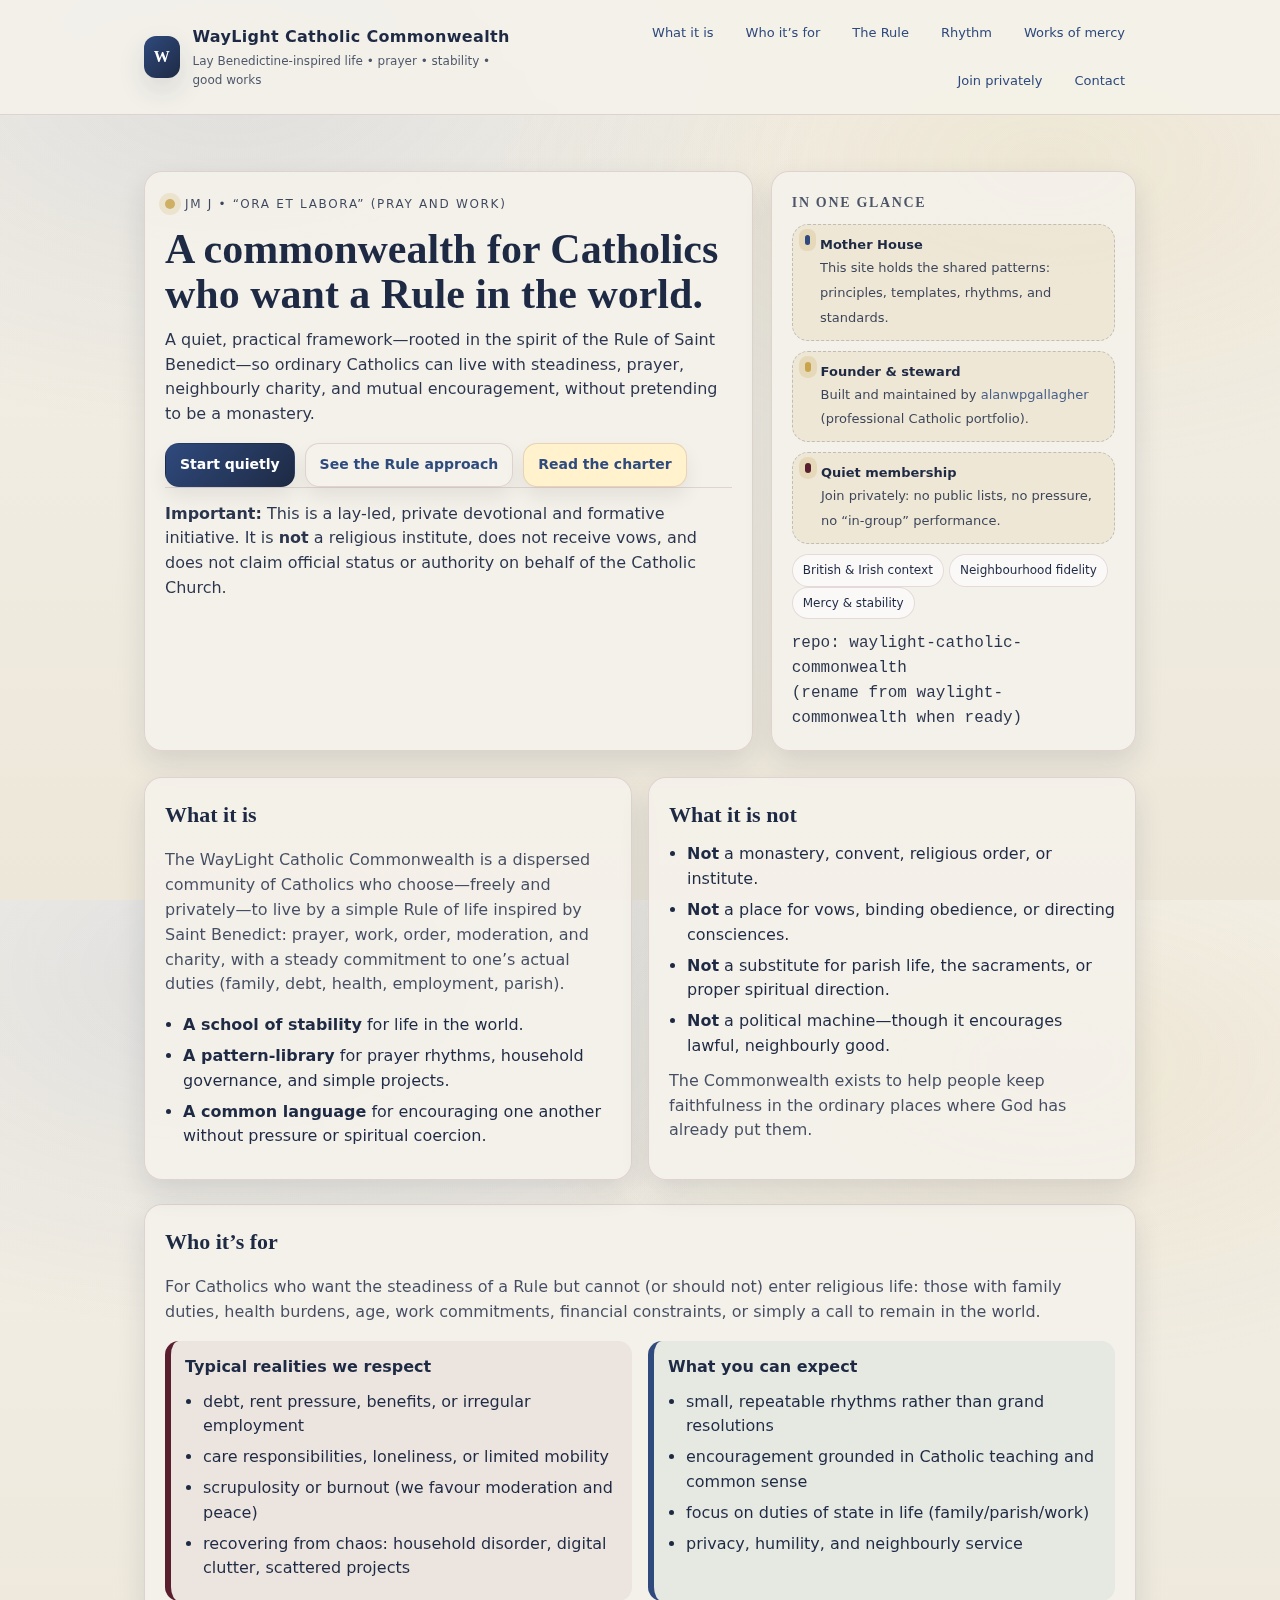
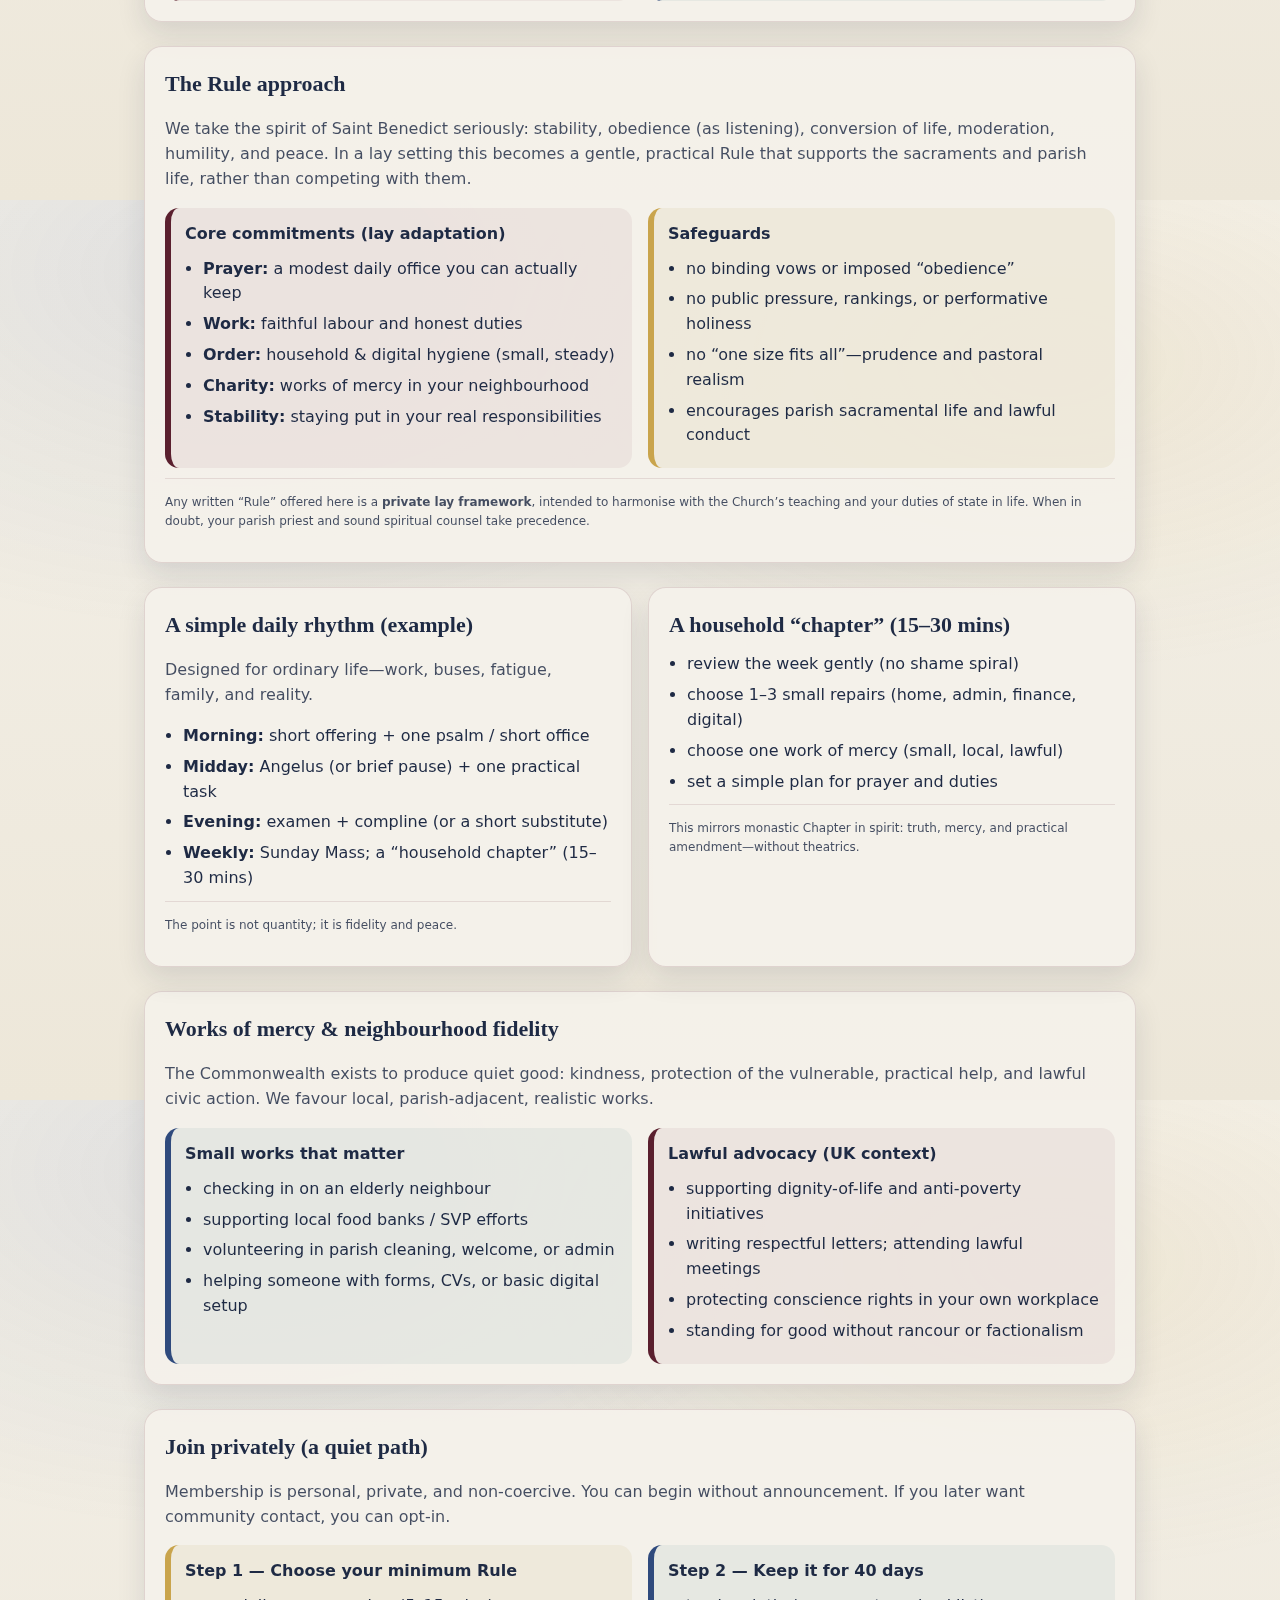
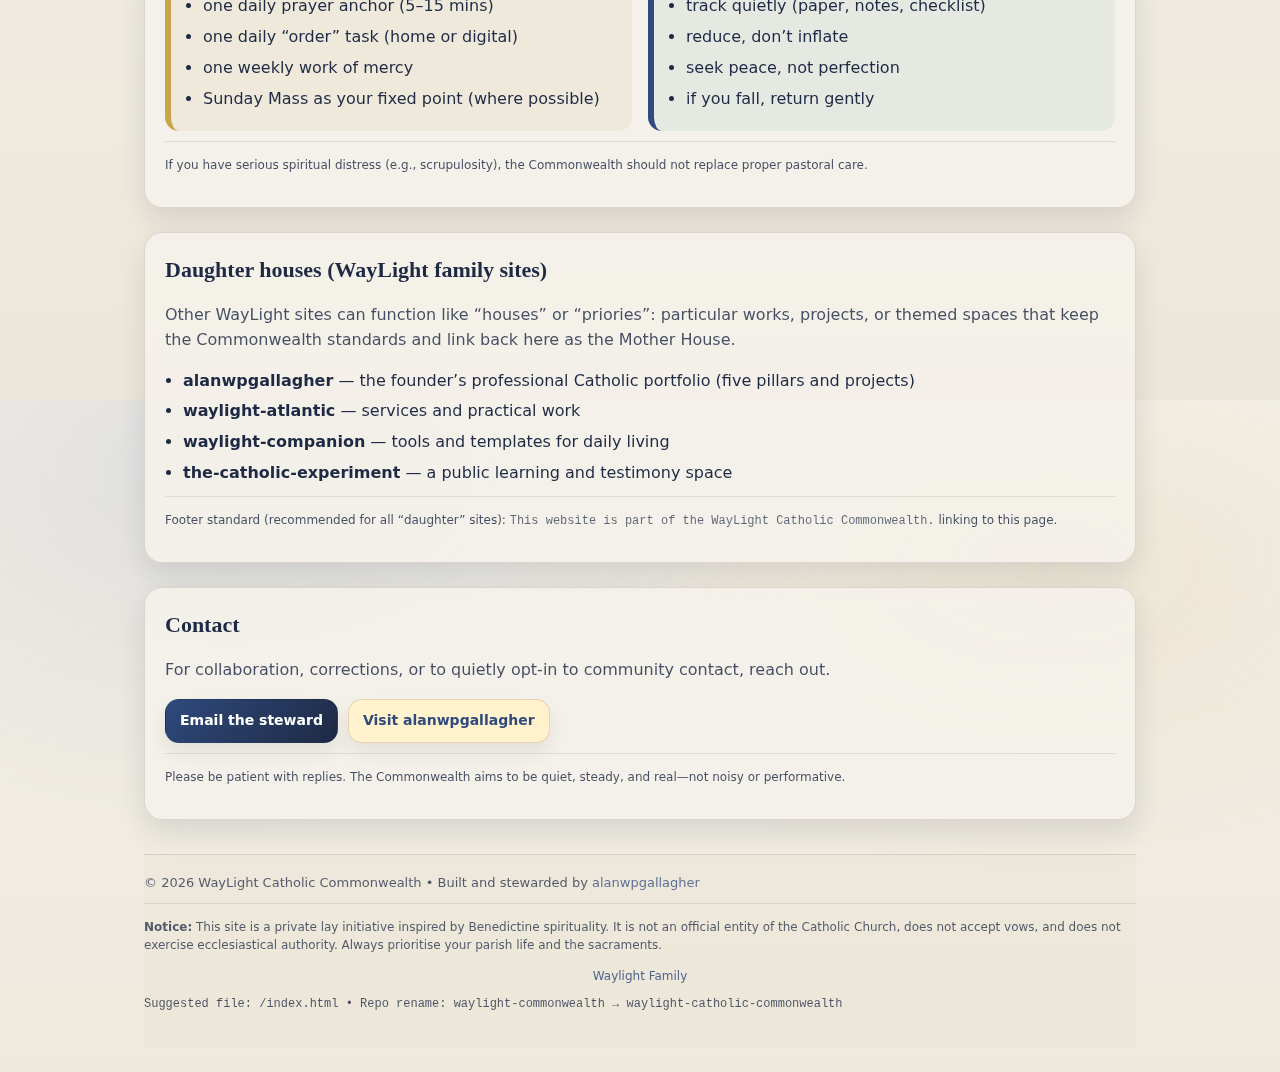
<file: index.html>
<!doctype html>
<html lang="en-GB">
<head>
  <meta charset="utf-8" />
  <meta name="viewport" content="width=device-width, initial-scale=1" />
  <title>WayLight Catholic Commonwealth</title>
  <meta name="description" content="A lay Benedictine-inspired commonwealth: a quiet, practical way for Catholics to live a Rule in the world, support one another, and do good in our neighbourhoods." />

  <!-- WayLight Family (lightweight, copy-paste friendly) -->
  <style>
    :root{
      /* WayLight-ish mid-century civic palette (edit freely) */
      --ink:#1e2a44;
      --paper:#f4f1ea;
      --wash:#ede7d9;
      --sea:#2f4a7d;
      --gold:#c9a44c;
      --burgundy:#5a1f2e;
      --line:rgba(90,31,46,.14);
      --shadow:0 12px 28px rgba(30,42,68,.12);
      --radius:18px;

      --max: 1040px;
      --sans: ui-sans-serif, system-ui, -apple-system, Segoe UI, Roboto, "Helvetica Neue", Arial, "Noto Sans", "Liberation Sans", sans-serif;
      --serif: ui-serif, "Georgia", "Times New Roman", Times, serif;
      --mono: ui-monospace, SFMono-Regular, Menlo, Monaco, Consolas, "Liberation Mono", "Courier New", monospace;
    }

    *{ box-sizing:border-box; }
    html,body{ height:100%; }
    body{
      margin:0;
      font-family:var(--sans);
      color:var(--ink);
      background:
        radial-gradient(1000px 600px at 18% 8%, rgba(47,74,125,.10), transparent 60%),
        radial-gradient(900px 500px at 82% 18%, rgba(201,164,76,.12), transparent 62%),
        linear-gradient(180deg, var(--paper), var(--wash));
      line-height:1.55;
    }

    a{ color:var(--sea); text-decoration:none; }
    a:hover{ text-decoration:underline; }

    .wrap{ max-width:var(--max); margin:0 auto; padding:24px; }
    .topbar{
      position:sticky; top:0; z-index:30;
      backdrop-filter:saturate(180%) blur(10px);
      background:rgba(244,241,234,.88);
      border-bottom:1px solid var(--line);
    }
    .topbar .wrap{
      display:flex; align-items:center; justify-content:space-between; gap:16px;
      padding:14px 24px;
    }

    .brand{ display:flex; align-items:center; gap:12px; }
    .mark{
      width:42px; height:42px; border-radius:12px;
      background:linear-gradient(135deg, var(--sea), #1e2a44);
      box-shadow:var(--shadow);
      display:grid; place-items:center;
      color:#fff; font-weight:800;
      letter-spacing:.06em;
      font-family:var(--serif);
    }
    .brand h1{ margin:0; font-size:16px; letter-spacing:.02em; }
    .brand small{ display:block; opacity:.78; font-size:12px; margin-top:2px; }

    nav{ display:flex; flex-wrap:wrap; gap:10px; justify-content:flex-end; }
    nav a{
      padding:8px 10px; border-radius:12px;
      border:1px solid transparent;
      font-size:13px;
    }
    nav a:hover{ border-color:var(--line); text-decoration:none; background:rgba(47,74,125,.08); }

    .hero{ padding:32px 0 14px; }
    .heroGrid{
      display:grid; gap:18px;
      grid-template-columns: 1.25fr .75fr;
      align-items:stretch;
    }
    @media (max-width: 900px){
      .heroGrid{ grid-template-columns:1fr; }
      nav{ justify-content:flex-start; }
    }

    .card{
      background:rgba(244,241,234,.92);
      border:1px solid var(--line);
      border-radius:var(--radius);
      box-shadow:var(--shadow);
      padding:20px;
    }

    .kicker{
      display:inline-flex; gap:10px; align-items:center;
      font-size:12px; letter-spacing:.14em; text-transform:uppercase;
      opacity:.85;
    }
    .dot{ width:10px; height:10px; border-radius:99px; background:var(--gold); box-shadow:0 0 0 6px rgba(201,164,76,.2); }

    .hero h2{
      font-family:var(--serif);
      font-size:42px;
      line-height:1.08;
      margin:10px 0 10px;
    }
    .hero p{ margin:0; font-size:16px; opacity:.94; }
    .ctaRow{ display:flex; flex-wrap:wrap; gap:10px; margin-top:16px; }
    .btn{
      display:inline-flex; align-items:center; justify-content:center;
      gap:10px;
      padding:10px 14px;
      border-radius:14px;
      border:1px solid var(--line);
      background:#fff2cc;
      box-shadow:0 10px 20px rgba(0,0,0,.07);
      font-weight:650;
      font-size:14px;
    }
    .btn.primary{
      background:linear-gradient(135deg, var(--sea), #1e2a44);
      border-color:rgba(0,0,0,.06);
      color:#fff;
    }
    .btn.ghost{
      background:rgba(244,241,234,.75);
    }

    .aside h3{
      margin:0 0 10px;
      font-size:14px; letter-spacing:.12em; text-transform:uppercase;
      opacity:.78;
    }
    .pill{
      display:flex; gap:10px; align-items:flex-start;
      padding:10px 12px; border-radius:16px;
      border:1px dashed rgba(30,42,68,.22);
      background:rgba(201,164,76,.12);
      margin-bottom:10px;
    }
    .pill b{ display:block; font-size:13px; }
    .pill span{ font-size:13px; opacity:.86; }

    section{ padding:12px 0; }
    .grid2{
      display:grid; gap:16px;
      grid-template-columns: 1fr 1fr;
    }
    @media (max-width: 900px){
      .grid2{ grid-template-columns:1fr; }
    }

    h3{
      font-family:var(--serif);
      margin:0 0 10px;
      font-size:22px;
    }
    .muted{ opacity:.82; }

    ul{ margin:10px 0 0 18px; padding:0; }
    li{ margin:6px 0; }

    .ruleBox{
      border-left:6px solid var(--burgundy);
      padding:14px 14px 14px 14px;
      background:rgba(111,29,44,.06);
      border-radius:14px;
    }

    .fineprint{
      font-size:12px; opacity:.82;
      border-top:1px solid var(--line);
      padding-top:14px;
      margin-top:10px;
    }

    .footer{
      margin-top:22px;
      padding:18px 0 34px;
      border-top:1px solid var(--line);
      font-size:13px;
      opacity:.92;
      background: rgba(237,231,217,.88);
    }

    .footer-family{
      margin-top:12px;
      text-align:center;
      font-size:12px;
      opacity:.9;
    }

    .footer-family a{
      color: var(--sea);
      text-decoration: none;
    }

    .footer-family a:hover{
      text-decoration: underline;
    }

    .mono{ font-family:var(--mono); font-size:12px; opacity:.85; }
    .tag{
      display:inline-flex; align-items:center;
      padding:6px 10px;
      border-radius:99px;
      border:1px solid var(--line);
      background:rgba(255,255,255,.6);
      font-size:12px;
    }
  </style>
</head>

<body>
  <header class="topbar" role="banner">
    <div class="wrap">
      <div class="brand" aria-label="WayLight Catholic Commonwealth">
        <div class="mark" aria-hidden="true">W</div>
        <div>
          <h1>WayLight Catholic Commonwealth</h1>
          <small>Lay Benedictine-inspired life • prayer • stability • good works</small>
        </div>
      </div>
      <nav aria-label="Site navigation">
        <a href="#what">What it is</a>
        <a href="#for">Who it’s for</a>
        <a href="#rule">The Rule</a>
        <a href="#rhythm">Rhythm</a>
        <a href="#works">Works of mercy</a>
        <a href="#join">Join privately</a>
        <a href="#contact">Contact</a>
      </nav>
    </div>
  </header>

  <main class="wrap" id="top">
    <section class="hero" aria-label="Hero">
      <div class="heroGrid">
        <div class="card">
          <div class="kicker"><span class="dot"></span> JM J • “Ora et labora” (pray and work)</div>
          <h2>A commonwealth for Catholics who want a Rule in the world.</h2>
          <p class="muted">
            A quiet, practical framework—rooted in the spirit of the Rule of Saint Benedict—so ordinary Catholics can live with
            steadiness, prayer, neighbourly charity, and mutual encouragement, without pretending to be a monastery.
          </p>
          <div class="ctaRow">
            <a class="btn primary" href="#join">Start quietly</a>
            <a class="btn ghost" href="#rule">See the Rule approach</a>
            <a class="btn" href="#what">Read the charter</a>
          </div>

          <p class="fineprint">
            <b>Important:</b> This is a lay-led, private devotional and formative initiative. It is <b>not</b> a religious institute,
            does not receive vows, and does not claim official status or authority on behalf of the Catholic Church.
          </p>
        </div>

        <aside class="card aside" aria-label="Quick summary">
          <h3>In one glance</h3>

          <div class="pill">
            <div class="dot" style="background:var(--sea)"></div>
            <div>
              <b>Mother House</b>
              <span>This site holds the shared patterns: principles, templates, rhythms, and standards.</span>
            </div>
          </div>

          <div class="pill">
            <div class="dot" style="background:var(--gold)"></div>
            <div>
              <b>Founder & steward</b>
              <span>Built and maintained by <a href="https://alanwpgallagher.info">alanwpgallagher</a> (professional Catholic portfolio).</span>
            </div>
          </div>

          <div class="pill">
            <div class="dot" style="background:var(--burgundy)"></div>
            <div>
              <b>Quiet membership</b>
              <span>Join privately: no public lists, no pressure, no “in-group” performance.</span>
            </div>
          </div>

          <div class="tag">British & Irish context</div>
          <div class="tag">Neighbourhood fidelity</div>
          <div class="tag">Mercy & stability</div>

          <p class="mono" style="margin-top:12px;">
            repo: waylight-catholic-commonwealth<br />
            (rename from waylight-commonwealth when ready)
          </p>
        </aside>
      </div>
    </section>

    <section id="what" aria-label="What it is">
      <div class="grid2">
        <div class="card">
          <h3>What it is</h3>
          <p class="muted">
            The WayLight Catholic Commonwealth is a dispersed community of Catholics who choose—freely and privately—to live by
            a simple Rule of life inspired by Saint Benedict: prayer, work, order, moderation, and charity, with a steady commitment
            to one’s actual duties (family, debt, health, employment, parish).
          </p>
          <ul>
            <li><b>A school of stability</b> for life in the world.</li>
            <li><b>A pattern-library</b> for prayer rhythms, household governance, and simple projects.</li>
            <li><b>A common language</b> for encouraging one another without pressure or spiritual coercion.</li>
          </ul>
        </div>

        <div class="card">
          <h3>What it is not</h3>
          <ul>
            <li><b>Not</b> a monastery, convent, religious order, or institute.</li>
            <li><b>Not</b> a place for vows, binding obedience, or directing consciences.</li>
            <li><b>Not</b> a substitute for parish life, the sacraments, or proper spiritual direction.</li>
            <li><b>Not</b> a political machine—though it encourages lawful, neighbourly good.</li>
          </ul>
          <p class="muted" style="margin-top:10px;">
            The Commonwealth exists to help people keep faithfulness in the ordinary places where God has already put them.
          </p>
        </div>
      </div>
    </section>

    <section id="for" aria-label="Who it’s for">
      <div class="card">
        <h3>Who it’s for</h3>
        <p class="muted">
          For Catholics who want the steadiness of a Rule but cannot (or should not) enter religious life: those with family duties,
          health burdens, age, work commitments, financial constraints, or simply a call to remain in the world.
        </p>
        <div class="grid2">
          <div class="ruleBox">
            <b>Typical realities we respect</b>
            <ul>
              <li>debt, rent pressure, benefits, or irregular employment</li>
              <li>care responsibilities, loneliness, or limited mobility</li>
              <li>scrupulosity or burnout (we favour moderation and peace)</li>
              <li>recovering from chaos: household disorder, digital clutter, scattered projects</li>
            </ul>
          </div>
          <div class="ruleBox" style="border-left-color: var(--sea); background:rgba(13,95,106,.06);">
            <b>What you can expect</b>
            <ul>
              <li>small, repeatable rhythms rather than grand resolutions</li>
              <li>encouragement grounded in Catholic teaching and common sense</li>
              <li>focus on duties of state in life (family/parish/work)</li>
              <li>privacy, humility, and neighbourly service</li>
            </ul>
          </div>
        </div>
      </div>
    </section>

    <section id="rule" aria-label="The Rule approach">
      <div class="card">
        <h3>The Rule approach</h3>
        <p class="muted">
          We take the spirit of Saint Benedict seriously: stability, obedience (as listening), conversion of life, moderation,
          humility, and peace. In a lay setting this becomes a gentle, practical Rule that supports the sacraments and parish life,
          rather than competing with them.
        </p>

        <div class="grid2">
          <div class="ruleBox">
            <b>Core commitments (lay adaptation)</b>
            <ul>
              <li><b>Prayer:</b> a modest daily office you can actually keep</li>
              <li><b>Work:</b> faithful labour and honest duties</li>
              <li><b>Order:</b> household & digital hygiene (small, steady)</li>
              <li><b>Charity:</b> works of mercy in your neighbourhood</li>
              <li><b>Stability:</b> staying put in your real responsibilities</li>
            </ul>
          </div>

          <div class="ruleBox" style="border-left-color: var(--gold); background:rgba(183,144,47,.08);">
            <b>Safeguards</b>
            <ul>
              <li>no binding vows or imposed “obedience”</li>
              <li>no public pressure, rankings, or performative holiness</li>
              <li>no “one size fits all”—prudence and pastoral realism</li>
              <li>encourages parish sacramental life and lawful conduct</li>
            </ul>
          </div>
        </div>

        <p class="fineprint">
          Any written “Rule” offered here is a <b>private lay framework</b>, intended to harmonise with the Church’s teaching and
          your duties of state in life. When in doubt, your parish priest and sound spiritual counsel take precedence.
        </p>
      </div>
    </section>

    <section id="rhythm" aria-label="A simple rhythm">
      <div class="grid2">
        <div class="card">
          <h3>A simple daily rhythm (example)</h3>
          <p class="muted">Designed for ordinary life—work, buses, fatigue, family, and reality.</p>
          <ul>
            <li><b>Morning:</b> short offering + one psalm / short office</li>
            <li><b>Midday:</b> Angelus (or brief pause) + one practical task</li>
            <li><b>Evening:</b> examen + compline (or a short substitute)</li>
            <li><b>Weekly:</b> Sunday Mass; a “household chapter” (15–30 mins)</li>
          </ul>
          <p class="fineprint">
            The point is not quantity; it is fidelity and peace.
          </p>
        </div>

        <div class="card">
          <h3>A household “chapter” (15–30 mins)</h3>
          <ul>
            <li>review the week gently (no shame spiral)</li>
            <li>choose 1–3 small repairs (home, admin, finance, digital)</li>
            <li>choose one work of mercy (small, local, lawful)</li>
            <li>set a simple plan for prayer and duties</li>
          </ul>
          <p class="fineprint">
            This mirrors monastic Chapter in spirit: truth, mercy, and practical amendment—without theatrics.
          </p>
        </div>
      </div>
    </section>

    <section id="works" aria-label="Works of mercy">
      <div class="card">
        <h3>Works of mercy & neighbourhood fidelity</h3>
        <p class="muted">
          The Commonwealth exists to produce quiet good: kindness, protection of the vulnerable, practical help, and lawful civic action.
          We favour local, parish-adjacent, realistic works.
        </p>
        <div class="grid2">
          <div class="ruleBox" style="border-left-color: var(--sea); background:rgba(13,95,106,.06);">
            <b>Small works that matter</b>
            <ul>
              <li>checking in on an elderly neighbour</li>
              <li>supporting local food banks / SVP efforts</li>
              <li>volunteering in parish cleaning, welcome, or admin</li>
              <li>helping someone with forms, CVs, or basic digital setup</li>
            </ul>
          </div>
          <div class="ruleBox">
            <b>Lawful advocacy (UK context)</b>
            <ul>
              <li>supporting dignity-of-life and anti-poverty initiatives</li>
              <li>writing respectful letters; attending lawful meetings</li>
              <li>protecting conscience rights in your own workplace</li>
              <li>standing for good without rancour or factionalism</li>
            </ul>
          </div>
        </div>
      </div>
    </section>

    <section id="join" aria-label="Join privately">
      <div class="card">
        <h3>Join privately (a quiet path)</h3>
        <p class="muted">
          Membership is personal, private, and non-coercive. You can begin without announcement. If you later want community contact,
          you can opt-in.
        </p>

        <div class="grid2">
          <div class="ruleBox" style="border-left-color: var(--gold); background:rgba(183,144,47,.08);">
            <b>Step 1 — Choose your minimum Rule</b>
            <ul>
              <li>one daily prayer anchor (5–15 mins)</li>
              <li>one daily “order” task (home or digital)</li>
              <li>one weekly work of mercy</li>
              <li>Sunday Mass as your fixed point (where possible)</li>
            </ul>
          </div>

          <div class="ruleBox" style="border-left-color: var(--sea); background:rgba(13,95,106,.06);">
            <b>Step 2 — Keep it for 40 days</b>
            <ul>
              <li>track quietly (paper, notes, checklist)</li>
              <li>reduce, don’t inflate</li>
              <li>seek peace, not perfection</li>
              <li>if you fall, return gently</li>
            </ul>
          </div>
        </div>

        <p class="fineprint">
          If you have serious spiritual distress (e.g., scrupulosity), the Commonwealth should not replace proper pastoral care.
        </p>
      </div>
    </section>

    <section id="daughter" aria-label="Daughter houses">
      <div class="card">
        <h3>Daughter houses (WayLight family sites)</h3>
        <p class="muted">
          Other WayLight sites can function like “houses” or “priories”: particular works, projects, or themed spaces that keep the
          Commonwealth standards and link back here as the Mother House.
        </p>
        <ul>
          <li><b>alanwpgallagher</b> — the founder’s professional Catholic portfolio (five pillars and projects)</li>
          <li><b>waylight-atlantic</b> — services and practical work</li>
          <li><b>waylight-companion</b> — tools and templates for daily living</li>
          <li><b>the-catholic-experiment</b> — a public learning and testimony space</li>
        </ul>
        <p class="fineprint">
          Footer standard (recommended for all “daughter” sites): <span class="mono">This website is part of the WayLight Catholic Commonwealth.</span>
          linking to this page.
        </p>
      </div>
    </section>

    <section id="contact" aria-label="Contact">
      <div class="card">
        <h3>Contact</h3>
        <p class="muted">
          For collaboration, corrections, or to quietly opt-in to community contact, reach out.
        </p>
        <div class="ctaRow">
          <!-- Replace with your preferred contact method -->
          <a class="btn primary" href="mailto:you@example.com?subject=WayLight%20Catholic%20Commonwealth">Email the steward</a>
          <a class="btn" href="https://alanwpgallagher.info">Visit alanwpgallagher</a>
        </div>

        <p class="fineprint">
          Please be patient with replies. The Commonwealth aims to be quiet, steady, and real—not noisy or performative.
        </p>
      </div>
    </section>

    <footer class="footer" role="contentinfo">
      <div class="muted">
        © <span id="year"></span> WayLight Catholic Commonwealth • Built and stewarded by <a href="https://alanwpgallagher.info">alanwpgallagher</a>
      </div>
      <div class="fineprint">
        <b>Notice:</b> This site is a private lay initiative inspired by Benedictine spirituality. It is not an official entity of the Catholic Church,
        does not accept vows, and does not exercise ecclesiastical authority. Always prioritise your parish life and the sacraments.
      </div>
      <div class="footer-family">
        <a href="https://www.alanwpgallagher.info">Waylight Family</a>
      </div>
      <div class="mono" style="margin-top:10px;">
        Suggested file: /index.html • Repo rename: waylight-commonwealth → waylight-catholic-commonwealth
      </div>
    </footer>
  </main>

  <script>
    // tiny utility only
    document.getElementById("year").textContent = new Date().getFullYear();
  </script>
</body>
</html>
</file>
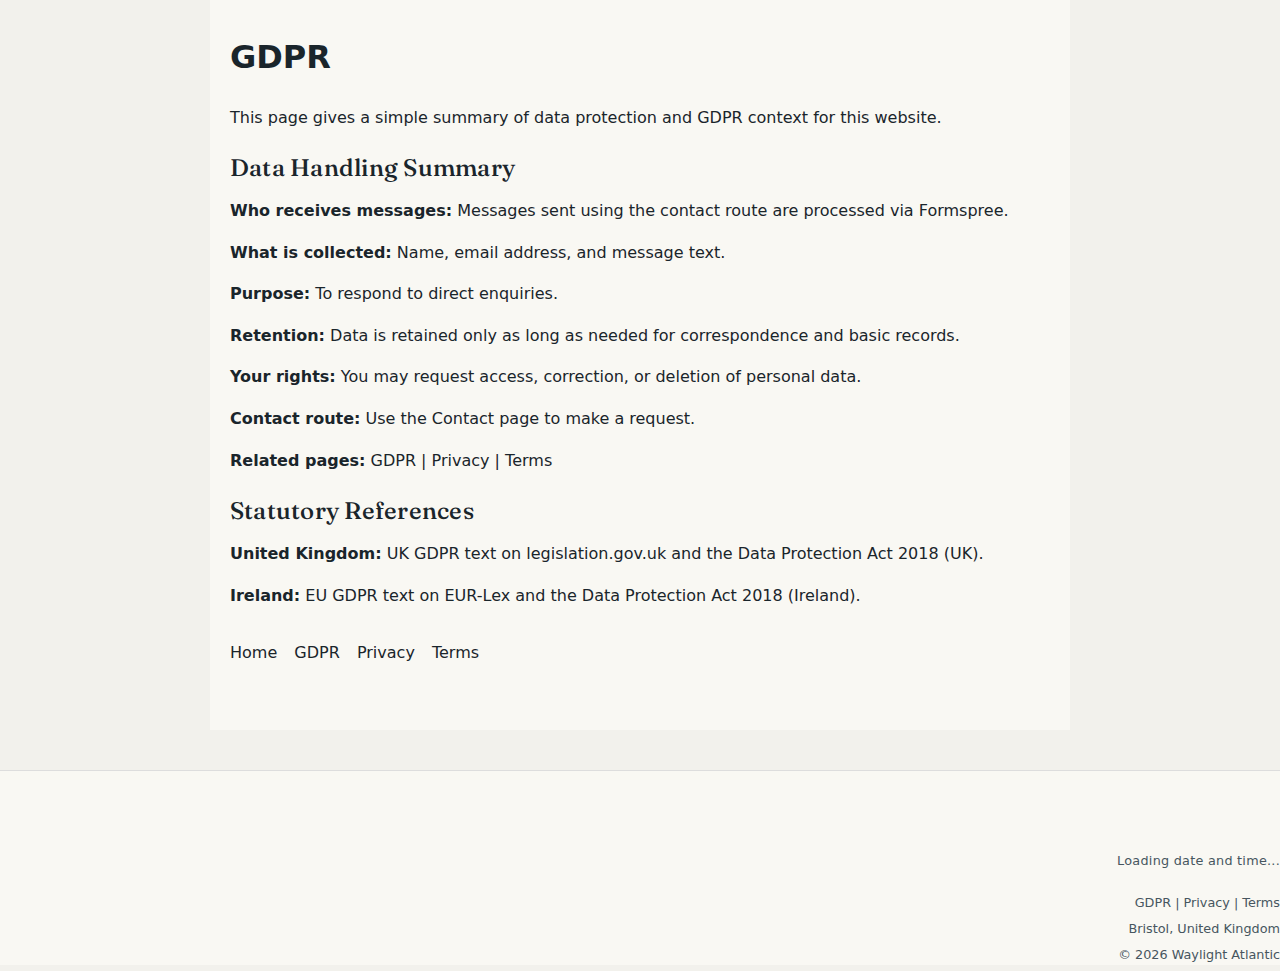
<file: gdpr.html>
<!doctype html>
<html lang="en-GB">
<head>
  <meta charset="utf-8" />
  <meta name="viewport" content="width=device-width, initial-scale=1" />
  <title>GDPR | Waylight Commonwealth</title>
  <meta name="description" content="GDPR information for Waylight Commonwealth." />
  <link href='https://fonts.googleapis.com/css2?family=Fraunces:opsz,wght@9..144,400;9..144,500;9..144,600&family=Manrope:wght@400;500;600&display=swap' rel='stylesheet' />
  <link rel='stylesheet' href='assets/css/editorial-shell.css' />
  <style>
    body { margin: 0; font-family: system-ui, -apple-system, Segoe UI, Roboto, Arial, sans-serif; line-height: 1.6; }
    .legal-shell { max-width: 860px; margin: 0 auto; padding: 2rem 1.25rem 3rem; }
    .legal-shell h1 { margin-top: 0; }
    .legal-shell section { margin-top: 1.5rem; }
    .legal-nav { margin-top: 2rem; }
    .legal-nav a { margin-right: .75rem; }
    .site-footer { border-top: 1px solid #ddd; margin-top: 2.5rem; }
    .waylight-legal-block { padding: 1rem 0 0; }
    .waylight-legal-block p { margin: .35rem 0; }
  </style>
</head>
<body>
  <main class="legal-shell">
    <h1>GDPR</h1>
    <p>This page gives a simple summary of data protection and GDPR context for this website.</p>
        <section>
      <h2>Data Handling Summary</h2>
      <p><strong>Who receives messages:</strong> Messages sent using the contact route are processed via Formspree.</p>
      <p><strong>What is collected:</strong> Name, email address, and message text.</p>
      <p><strong>Purpose:</strong> To respond to direct enquiries.</p>
      <p><strong>Retention:</strong> Data is retained only as long as needed for correspondence and basic records.</p>
      <p><strong>Your rights:</strong> You may request access, correction, or deletion of personal data.</p>
      <p><strong>Contact route:</strong> Use the <a href="index.html">Contact page</a> to make a request.</p>
            <p><strong>Related pages:</strong> <a href="gdpr.html">GDPR</a> | <a href="privacy.html">Privacy</a> | <a href="terms.html">Terms</a></p>
    </section>
    
        <section>
      <h2>Statutory References</h2>
      <p><strong>United Kingdom:</strong> <a href="https://www.legislation.gov.uk/eur/2016/679/contents" rel="noopener noreferrer">UK GDPR text on legislation.gov.uk</a> and the <a href="https://www.legislation.gov.uk/ukpga/2018/12/contents" rel="noopener noreferrer">Data Protection Act 2018 (UK)</a>.</p>
      <p><strong>Ireland:</strong> <a href="https://eur-lex.europa.eu/eli/reg/2016/679/oj/eng" rel="noopener noreferrer">EU GDPR text on EUR-Lex</a> and the <a href="https://www.irishstatutebook.ie/eli/2018/act/7/enacted/en/html" rel="noopener noreferrer">Data Protection Act 2018 (Ireland)</a>.</p>
    </section>
    <p class="legal-nav"><a href="index.html">Home</a> <a href="gdpr.html">GDPR</a> <a href="privacy.html">Privacy</a> <a href="terms.html">Terms</a></p>
  </main>
  <footer class="site-footer">
    <div class="legal-shell">

</div>
<p class="footer-meta" style="text-align: right;"><span data-datetime>Loading date and time...</span></p>
<div class="waylight-legal-block" data-waylight-legal style="text-align: right;">
  <p class="waylight-legal-links"><a href="gdpr.html">GDPR</a> | <a href="privacy.html">Privacy</a> | <a href="terms.html">Terms</a></p>
  <p class="waylight-legal-location">Bristol, United Kingdom</p>
  <p class="waylight-legal-copyright">&#169; 2026 <a href="https://www.waylight-atlantic.co.uk/" rel="noopener">Waylight Atlantic</a></p>
</div>
</footer>
</body>
</html>
</file>
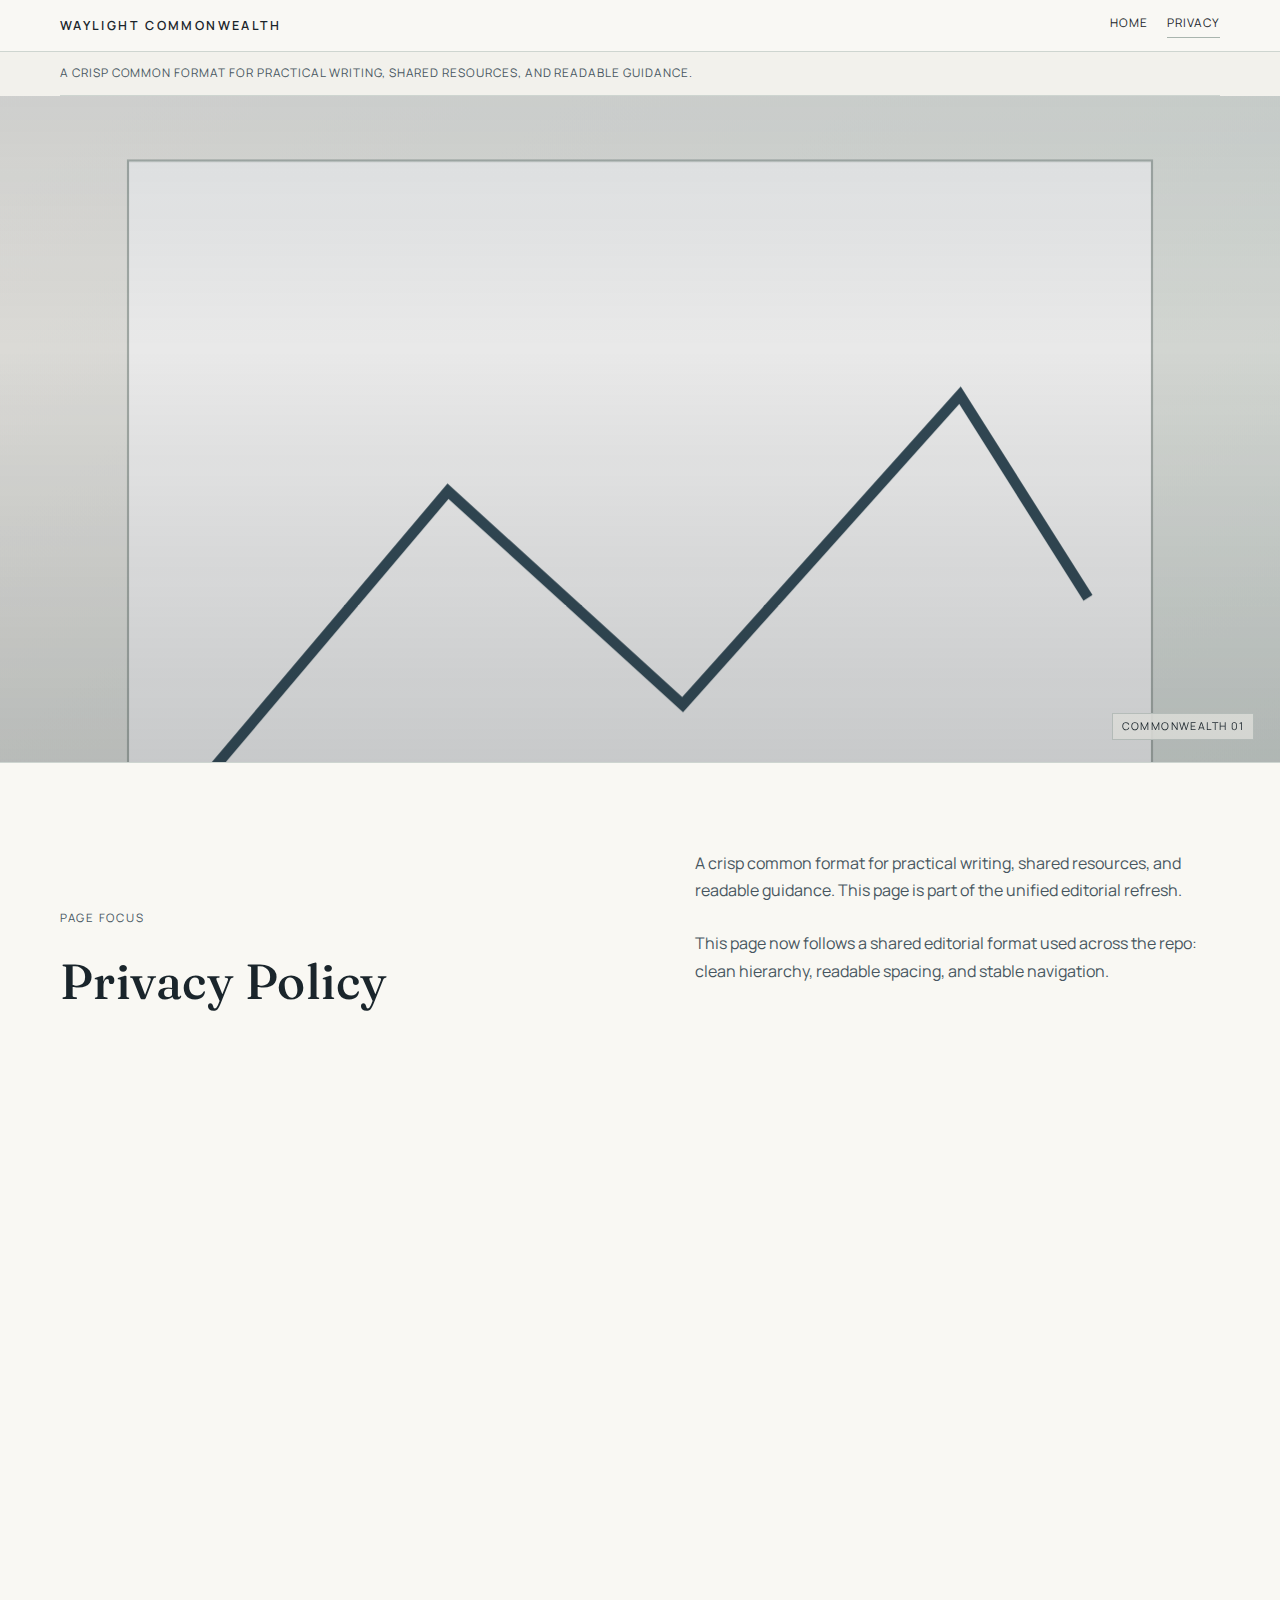
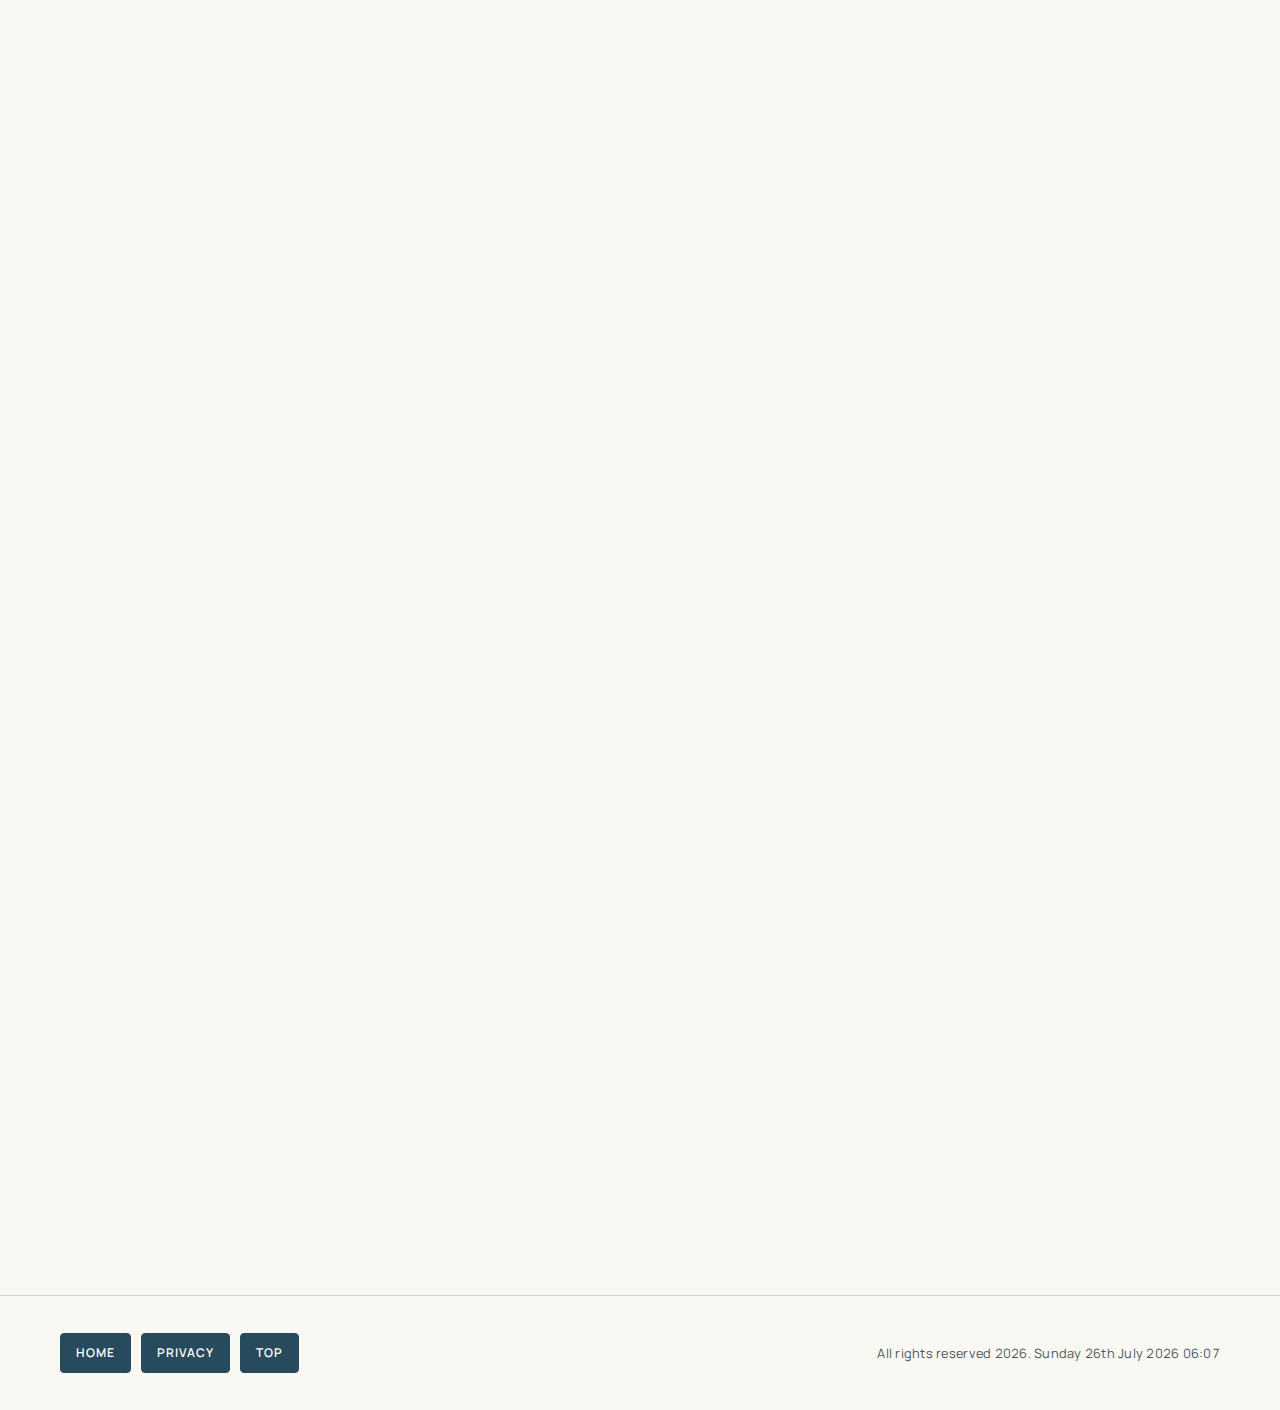
<file: privacy.html>
﻿<!doctype html>
<html lang='en-GB'>
<head>
  <meta charset='utf-8' />
  <meta name='viewport' content='width=device-width, initial-scale=1' />
  <title>Privacy Policy</title>
  <meta name='description' content='A crisp common format for practical writing, shared resources, and readable guidance. This page is part of the unified editorial refresh.' />
  <link rel='icon' href='assets/img/irish-cross.svg' type='image/svg+xml' />
  <link rel='preconnect' href='https://fonts.googleapis.com' />
  <link rel='preconnect' href='https://fonts.gstatic.com' crossorigin />
  <link href='https://fonts.googleapis.com/css2?family=Fraunces:opsz,wght@9..144,400;9..144,500;9..144,600&family=Manrope:wght@400;500;600&display=swap' rel='stylesheet' />
  <link rel='stylesheet' href='assets/css/editorial-shell.css' />
  <script defer src='assets/js/editorial-shell.js'></script>
</head>
<body>
  <a class='skip-link' href='#main'>Skip to main content</a>
  <div class='scroll-progress' aria-hidden='true'><span data-scroll-progress></span></div>

  <header class='site-header' id='top'>
    <div class='site-width header-inner'>
      <h1 class='wordmark'>WAYLIGHT COMMONWEALTH</h1>
      <nav class='site-nav' aria-label='Primary'>
        <a href='index.html'>Home</a>
        <a href='privacy.html'>Privacy</a>
      </nav>
    </div>
  </header>

  <div class='site-width hero-bridge' aria-hidden='true'>
    <p>A crisp common format for practical writing, shared resources, and readable guidance.</p>
  </div>

  <figure class='hero-band' data-parallax='0.06' aria-labelledby='hero-caption'>
    <img src='assets/images/commonwealth-01.svg' alt='Commonwealth 01' data-parallax-layer />
    <figcaption id='hero-caption' class='hero-caption'>Commonwealth 01</figcaption>
  </figure>

  <main id='main'>
    <section class='site-width page-intro' data-reveal>
      <div class='page-intro-grid'>
        <div>
          <p class='kicker'>Page Focus</p>
          <h2>Privacy Policy</h2>
        </div>
        <div>
          <p>A crisp common format for practical writing, shared resources, and readable guidance. This page is part of the unified editorial refresh.</p>
          <p>This page now follows a shared editorial format used across the repo: clean hierarchy, readable spacing, and stable navigation.</p>
        </div>
      </div>
    </section>

    <section class='site-width intro-rhythm' data-reveal>
      <figure class='inset-frame' data-parallax='0.08'>
        <img src='assets/images/commonwealth-02.svg' alt='Commonwealth 02' data-parallax-layer />
      </figure>
      <div class='intro-copy'>
        <p class='kicker'>Format Update</p>
        <h3>Clean, Crisp, and Clear</h3>
        <p>The interface is intentionally minimal, with an improved header, consistent footer actions, and a predictable reading flow.</p>
        <p>Each page includes three images to keep a visual rhythm while preserving legibility and performance.</p>
      </div>
    </section>

    <section class='photo-break' data-reveal>
      <div class='site-width photo-break-bridge'>
        <p>Three-image visual structure for consistent pacing across the site.</p>
      </div>
      <figure class='wide-photo' data-parallax='0.05' aria-labelledby='wide-caption'>
        <img src='assets/images/commonwealth-03.svg' alt='Commonwealth 03' data-parallax-layer />
        <figcaption id='wide-caption' class='wide-photo-caption'>Commonwealth 03</figcaption>
      </figure>
    </section>

    <section class='site-width highlights' data-reveal>
      <p class='kicker'>Page Summary</p>
      <h3>Privacy</h3>
      <div class='highlight-grid' role='list'>
        <blockquote class='highlight' role='listitem'><strong>Structured Header</strong><br />Consistent navigation and active-link behavior keep movement between pages straightforward.</blockquote>
        <blockquote class='highlight' role='listitem'><strong>Editorial Content Rhythm</strong><br />Text sections are spaced for high legibility across desktop and mobile viewports.</blockquote>
        <blockquote class='highlight' role='listitem'><strong>Unified Footer</strong><br />Every page ends with clear actions and live date/time context.</blockquote>
      </div>
    </section>
  </main>

  <footer class='site-footer'>
    <div class='site-width footer-inner'>
      <nav class='footer-nav' aria-label='Footer links'>
        <a href='index.html' class='footer-btn'>Home</a>
        <a href='privacy.html' class='footer-btn'>Privacy</a>
        <a href='#top' class='footer-btn'>Top</a>
      </nav>
      <p class='footer-meta'>All rights reserved 2026. <span data-datetime>Loading date and time...</span></p>
    </div>
  </footer>
</body>
</html>
</file>
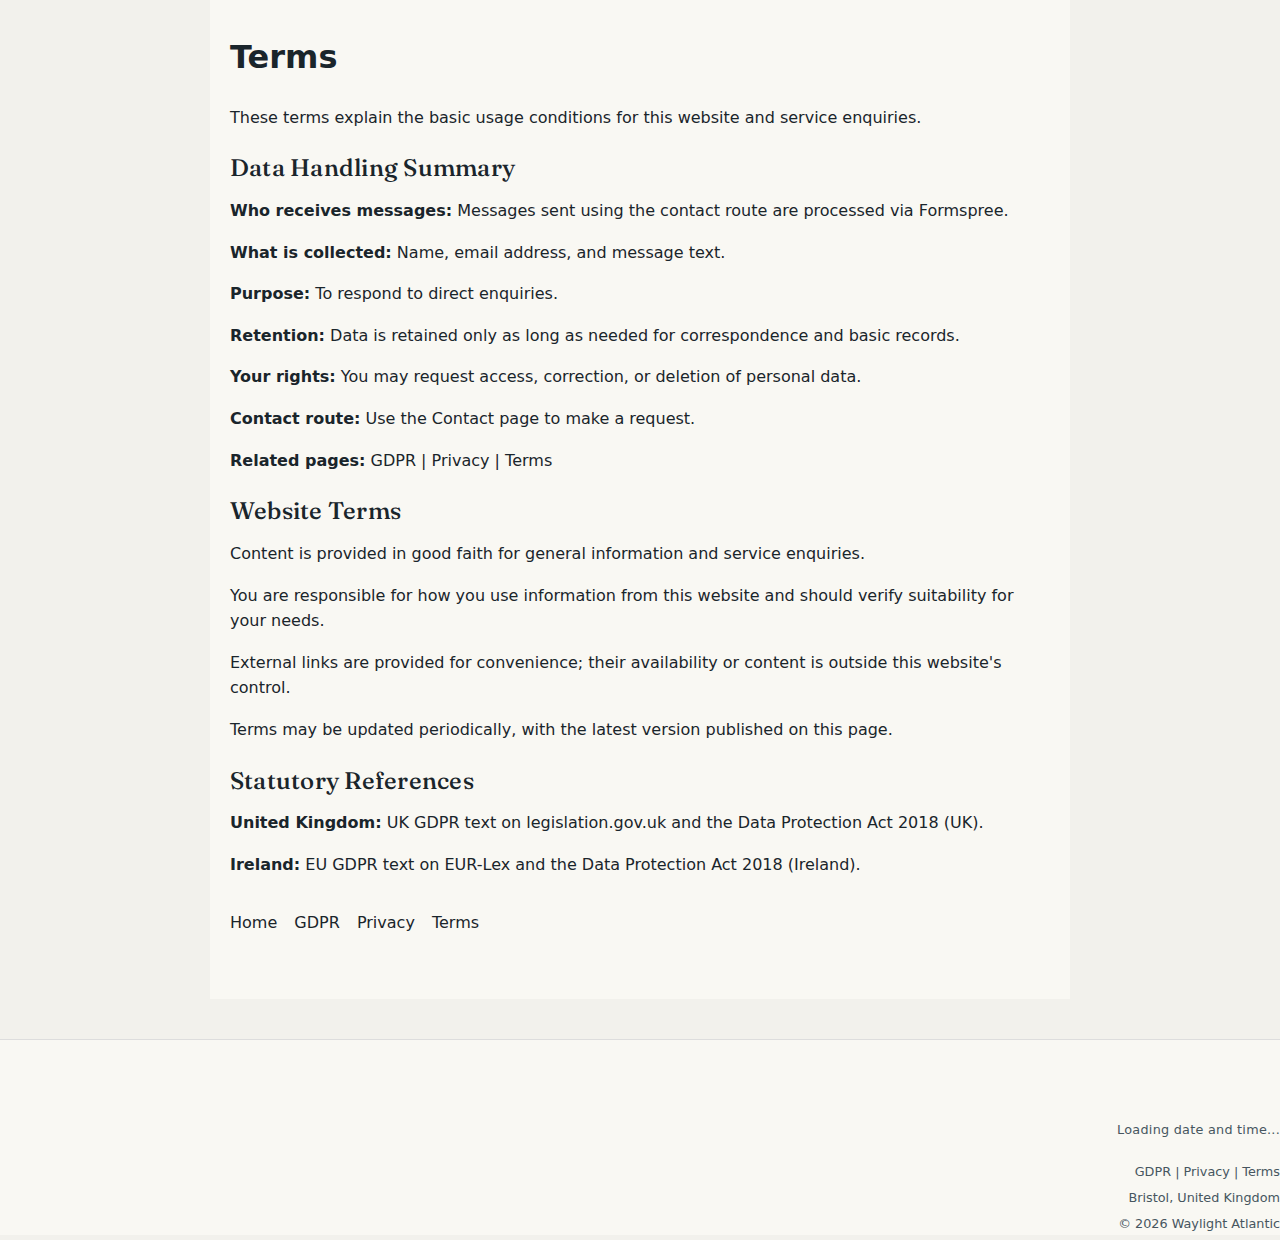
<file: terms.html>
<!doctype html>
<html lang="en-GB">
<head>
  <meta charset="utf-8" />
  <meta name="viewport" content="width=device-width, initial-scale=1" />
  <title>Terms | Waylight Commonwealth</title>
  <meta name="description" content="Terms information for Waylight Commonwealth." />
  <link href='https://fonts.googleapis.com/css2?family=Fraunces:opsz,wght@9..144,400;9..144,500;9..144,600&family=Manrope:wght@400;500;600&display=swap' rel='stylesheet' />
  <link rel='stylesheet' href='assets/css/editorial-shell.css' />
  <style>
    body { margin: 0; font-family: system-ui, -apple-system, Segoe UI, Roboto, Arial, sans-serif; line-height: 1.6; }
    .legal-shell { max-width: 860px; margin: 0 auto; padding: 2rem 1.25rem 3rem; }
    .legal-shell h1 { margin-top: 0; }
    .legal-shell section { margin-top: 1.5rem; }
    .legal-nav { margin-top: 2rem; }
    .legal-nav a { margin-right: .75rem; }
    .site-footer { border-top: 1px solid #ddd; margin-top: 2.5rem; }
    .waylight-legal-block { padding: 1rem 0 0; }
    .waylight-legal-block p { margin: .35rem 0; }
  </style>
</head>
<body>
  <main class="legal-shell">
    <h1>Terms</h1>
    <p>These terms explain the basic usage conditions for this website and service enquiries.</p>
        <section>
      <h2>Data Handling Summary</h2>
      <p><strong>Who receives messages:</strong> Messages sent using the contact route are processed via Formspree.</p>
      <p><strong>What is collected:</strong> Name, email address, and message text.</p>
      <p><strong>Purpose:</strong> To respond to direct enquiries.</p>
      <p><strong>Retention:</strong> Data is retained only as long as needed for correspondence and basic records.</p>
      <p><strong>Your rights:</strong> You may request access, correction, or deletion of personal data.</p>
      <p><strong>Contact route:</strong> Use the <a href="index.html">Contact page</a> to make a request.</p>
            <p><strong>Related pages:</strong> <a href="gdpr.html">GDPR</a> | <a href="privacy.html">Privacy</a> | <a href="terms.html">Terms</a></p>
    </section>
        <section>
      <h2>Website Terms</h2>
      <p>Content is provided in good faith for general information and service enquiries.</p>
      <p>You are responsible for how you use information from this website and should verify suitability for your needs.</p>
      <p>External links are provided for convenience; their availability or content is outside this website's control.</p>
      <p>Terms may be updated periodically, with the latest version published on this page.</p>
    </section>
        <section>
      <h2>Statutory References</h2>
      <p><strong>United Kingdom:</strong> <a href="https://www.legislation.gov.uk/eur/2016/679/contents" rel="noopener noreferrer">UK GDPR text on legislation.gov.uk</a> and the <a href="https://www.legislation.gov.uk/ukpga/2018/12/contents" rel="noopener noreferrer">Data Protection Act 2018 (UK)</a>.</p>
      <p><strong>Ireland:</strong> <a href="https://eur-lex.europa.eu/eli/reg/2016/679/oj/eng" rel="noopener noreferrer">EU GDPR text on EUR-Lex</a> and the <a href="https://www.irishstatutebook.ie/eli/2018/act/7/enacted/en/html" rel="noopener noreferrer">Data Protection Act 2018 (Ireland)</a>.</p>
    </section>
    <p class="legal-nav"><a href="index.html">Home</a> <a href="gdpr.html">GDPR</a> <a href="privacy.html">Privacy</a> <a href="terms.html">Terms</a></p>
  </main>
  <footer class="site-footer">
    <div class="legal-shell">

</div>
<p class="footer-meta" style="text-align: right;"><span data-datetime>Loading date and time...</span></p>
<div class="waylight-legal-block" data-waylight-legal style="text-align: right;">
  <p class="waylight-legal-links"><a href="gdpr.html">GDPR</a> | <a href="privacy.html">Privacy</a> | <a href="terms.html">Terms</a></p>
  <p class="waylight-legal-location">Bristol, United Kingdom</p>
  <p class="waylight-legal-copyright">&#169; 2026 <a href="https://www.waylight-atlantic.co.uk/" rel="noopener">Waylight Atlantic</a></p>
</div>
</footer>
</body>
</html>
</file>
<file: assets/css/editorial-shell.css>
﻿:root {
  --page: #f2f1ec;
  --paper: #f9f8f3;
  --ink: #1a252b;
  --ink-soft: #47565f;
  --line: #ced5d0;
  --line-strong: #a9b5ae;
  --accent: #274a5c;
  --max-width: 1160px;
  --space-1: clamp(0.7rem, 0.65rem + 0.25vw, 0.9rem);
  --space-2: clamp(1.1rem, 0.95rem + 0.8vw, 1.7rem);
  --space-3: clamp(1.7rem, 1.4rem + 1.15vw, 2.7rem);
  --space-4: clamp(2.6rem, 2rem + 2vw, 4.8rem);
  --space-5: clamp(3.8rem, 2.8rem + 3.3vw, 7.4rem);
  --serif: "Fraunces", "Times New Roman", serif;
  --sans: "Manrope", "Segoe UI", sans-serif;
}

* {
  box-sizing: border-box;
}

html {
  scroll-behavior: smooth;
}

body {
  margin: 0;
  background: var(--page);
  color: var(--ink);
  font-family: var(--sans);
  line-height: 1.72;
}

a {
  color: inherit;
  text-decoration: none;
}

a:hover,
a:focus-visible {
  color: var(--accent);
}

img {
  display: block;
  width: 100%;
  max-width: 100%;
  height: auto;
}

.skip-link {
  position: absolute;
  left: -9999px;
  top: auto;
}

.skip-link:focus {
  left: 1rem;
  top: 1rem;
  z-index: 100;
  background: var(--paper);
  border: 1px solid var(--line-strong);
  padding: 0.55rem 0.8rem;
}

.scroll-progress {
  position: fixed;
  top: 0;
  left: 0;
  width: 100%;
  height: 2px;
  z-index: 70;
  pointer-events: none;
}

.scroll-progress > span {
  display: block;
  width: 100%;
  height: 100%;
  transform-origin: left center;
  transform: scaleX(0);
  background: color-mix(in srgb, var(--accent) 82%, var(--ink));
}

.site-width {
  width: min(var(--max-width), calc(100% - 2.5rem));
  margin-inline: auto;
}

.site-header {
  position: sticky;
  top: 0;
  z-index: 60;
  background: color-mix(in srgb, var(--paper) 94%, white);
  border-bottom: 1px solid var(--line);
  transition: background-color 170ms ease, box-shadow 170ms ease;
}

.header-inner {
  display: flex;
  justify-content: space-between;
  align-items: center;
  gap: var(--space-2);
  padding: 0.82rem 0;
  transition: gap 170ms ease, padding 170ms ease;
}

.wordmark {
  margin: 0;
  font-size: 0.78rem;
  letter-spacing: 0.19em;
  text-transform: uppercase;
  font-weight: 600;
}

.site-nav {
  display: flex;
  gap: clamp(0.55rem, 0.42rem + 0.9vw, 1.3rem);
  flex-wrap: wrap;
  font-size: 0.74rem;
  text-transform: uppercase;
  letter-spacing: 0.09em;
  transition: max-height 220ms ease, opacity 180ms ease, gap 180ms ease, padding 180ms ease;
}

.site-nav a {
  padding-bottom: 0.2rem;
  border-bottom: 1px solid transparent;
  transition: border-color 170ms ease;
}

.site-nav a:hover,
.site-nav a:focus-visible,
.site-nav a[aria-current="page"] {
  border-bottom-color: var(--line-strong);
}

.hero-band {
  margin: 0;
  border-bottom: 1px solid var(--line);
  position: relative;
  overflow: hidden;
}

.hero-bridge {
  padding-top: 0.72rem;
  padding-bottom: 0.68rem;
  border-bottom: 1px solid var(--line);
}

.hero-bridge p {
  margin: 0;
  font-size: 0.74rem;
  letter-spacing: 0.08em;
  text-transform: uppercase;
  color: var(--ink-soft);
}

.hero-band img {
  height: min(74vh, 780px);
  object-fit: cover;
  object-position: center 18%;
  filter: saturate(72%) contrast(94%) brightness(0.94);
}

.hero-caption {
  position: absolute;
  right: clamp(0.8rem, 2vw, 2rem);
  bottom: clamp(0.8rem, 2vw, 1.4rem);
  margin: 0;
  font-size: 0.67rem;
  text-transform: uppercase;
  letter-spacing: 0.13em;
  background: color-mix(in srgb, var(--paper) 90%, transparent);
  border: 1px solid var(--line);
  padding: 0.2rem 0.55rem;
}

.hero-band::after,
.wide-photo::after {
  content: "";
  position: absolute;
  inset: 0;
  pointer-events: none;
  background: linear-gradient(
    180deg,
    color-mix(in srgb, var(--accent) 8%, transparent) 0%,
    transparent 38%,
    color-mix(in srgb, var(--ink) 16%, transparent) 100%
  );
}

main {
  background: var(--paper);
}

h2,
h3,
h4 {
  margin: 0;
  font-family: var(--serif);
  font-weight: 500;
  line-height: 1.16;
  letter-spacing: 0.01em;
}

.kicker {
  margin: 0;
  color: var(--ink-soft);
  font-size: 0.72rem;
  text-transform: uppercase;
  letter-spacing: 0.15em;
}

.page-intro {
  padding-top: var(--space-5);
}

.page-intro-grid {
  display: grid;
  grid-template-columns: 1.1fr 1fr;
  gap: var(--space-4);
  align-items: end;
}

.page-intro h2 {
  margin-top: 0.6rem;
  max-width: 16ch;
  font-size: clamp(2rem, 1.72rem + 1.7vw, 3.4rem);
}

.page-intro p {
  margin: 0 0 var(--space-2);
  max-width: 56ch;
  color: var(--ink-soft);
}

.intro-rhythm {
  margin-top: var(--space-4);
  display: grid;
  grid-template-columns: minmax(250px, 36%) minmax(0, 1fr);
  gap: var(--space-4);
  align-items: center;
}

.inset-frame {
  margin: 0;
  padding: 0.6rem;
  border: 1px solid var(--line);
  background: white;
  overflow: hidden;
}

.inset-frame img {
  aspect-ratio: 4 / 5;
  object-fit: cover;
  object-position: center 24%;
  filter: saturate(77%) contrast(97%);
}

.intro-copy h3 {
  margin-top: 0.6rem;
  font-size: clamp(1.5rem, 1.35rem + 0.95vw, 2.2rem);
}

.intro-copy p {
  margin: var(--space-2) 0 0;
  max-width: 62ch;
  color: var(--ink-soft);
}

.gateway {
  margin-top: var(--space-5);
  border-top: 1px solid var(--line);
  padding-top: var(--space-4);
  background: white;
  border-radius: 0;
  box-shadow: none;
  padding-bottom: var(--space-4);
  margin-bottom: var(--space-4);
  width: 100vw;
  margin-left: calc(50% - 50vw);
  text-align: center;
}

.gateway-head h3 {
  margin-top: 0.6rem;
  font-size: clamp(1.45rem, 1.32rem + 0.8vw, 2.05rem);
}

.gateway-grid {
  max-width: 1100px;
  margin-inline: auto;
  margin-top: var(--space-3);
  display: grid;
  grid-template-columns: repeat(3, minmax(0, 1fr));
}

.gateway-card {
  text-align: left;
  max-width: 340px;
  margin-inline: auto;
  line-height: 1.7;
  letter-spacing: 0.01em;
  padding-bottom: 1.2rem;
}

.gateway-index {
  margin: 0;
  font-size: 0.74rem;
  text-transform: uppercase;
  letter-spacing: 0.14em;
  color: var(--ink-soft);
}

.gateway-card h4 {
  margin: 0.45rem 0 0.5rem;
  font-size: 1.25rem;
  font-weight: 600;
}

.gateway-card p {
  margin: 0.8rem 0 0;
  font-size: 1rem;
  color: var(--ink-soft);
  max-width: 32ch;
}

.gateway-link {
  margin-top: 0.9rem;
  display: inline-block;
  font-size: 0.73rem;
  letter-spacing: 0.12em;
  text-transform: uppercase;
  border-bottom: 1px solid var(--line-strong);
  padding-bottom: 0.15rem;
}

.timeline-teaser {
  margin-top: var(--space-5);
  border-top: 1px solid var(--line);
  padding-top: var(--space-4);
}

.timeline-list {
  margin: var(--space-3) 0 0;
  list-style: none;
  padding: 0 0 0 1.25rem;
  border-left: 1px solid var(--line-strong);
}

.timeline-item {
  position: relative;
  padding: 0 0 var(--space-3) 1.5rem;
}

.timeline-item::before {
  content: "";
  position: absolute;
  top: 0.52rem;
  left: -0.36rem;
  width: 0.62rem;
  height: 0.62rem;
  border-radius: 999px;
  background: var(--accent);
}

.timeline-year {
  display: inline-block;
  margin-bottom: 0.35rem;
  font-size: 0.9rem;
  letter-spacing: 0.08em;
  text-transform: uppercase;
}

.timeline-item p {
  margin: 0;
  color: var(--ink-soft);
  max-width: 66ch;
}

.photo-break {
  margin-top: var(--space-5);
}

.photo-break-bridge {
  border-top: 1px solid var(--line);
  padding-top: var(--space-3);
  padding-bottom: var(--space-2);
}

.photo-break-bridge p {
  margin: 0;
  font-size: 0.86rem;
  letter-spacing: 0.05em;
  text-transform: uppercase;
  color: var(--ink-soft);
}

.wide-photo {
  margin: 0;
  width: 100vw;
  margin-left: calc(50% - 50vw);
  overflow: hidden;
  position: relative;
}

.wide-photo img {
  height: min(68vh, 720px);
  object-fit: cover;
  object-position: center 56%;
  filter: saturate(72%) contrast(94%) brightness(0.94);
}

.wide-photo-caption {
  position: absolute;
  right: clamp(0.8rem, 2vw, 1.5rem);
  bottom: clamp(0.8rem, 2vw, 1.2rem);
  margin: 0;
  font-size: 0.67rem;
  text-transform: uppercase;
  letter-spacing: 0.13em;
  background: color-mix(in srgb, var(--paper) 90%, transparent);
  border: 1px solid var(--line);
  padding: 0.2rem 0.55rem;
}

.section-link {
  display: inline-block;
  margin-top: 0.7rem;
  font-size: 0.73rem;
  letter-spacing: 0.12em;
  text-transform: uppercase;
  border-bottom: 1px solid var(--line-strong);
  padding-bottom: 0.15rem;
}

.highlights {
  margin-top: var(--space-5);
  border-top: 1px solid var(--line);
  padding-top: var(--space-4);
  padding-bottom: var(--space-5);
}

.highlights h3 {
  margin-top: 0.6rem;
  font-size: clamp(1.45rem, 1.32rem + 0.8vw, 2.05rem);
}

.highlight-grid {
  margin-top: var(--space-3);
  display: grid;
  grid-template-columns: repeat(2, minmax(0, 1fr));
  gap: 1rem;
}

.highlight {
  margin: 0;
  border-top: 1px solid var(--line-strong);
  padding: 0.95rem 0 0.2rem;
  color: var(--ink-soft);
  font-size: 0.97rem;
}

.chapter-main {
  padding-top: var(--space-5);
}

.chapter-layout {
  display: grid;
  grid-template-columns: 74px minmax(250px, 35%) minmax(0, 1fr);
  gap: var(--space-3);
  align-items: start;
  border-top: 1px solid var(--line);
  padding-top: var(--space-4);
}

.chapter-mark {
  font-family: var(--serif);
  font-size: clamp(2.35rem, 2rem + 1.7vw, 3.8rem);
  line-height: 1;
  color: color-mix(in srgb, var(--ink-soft) 58%, transparent);
  padding-top: 0.25rem;
}

.chapter-media {
  margin: 0;
  border: 1px solid var(--line);
  background: white;
  padding: 0.6rem;
  overflow: hidden;
}

.chapter-media img {
  aspect-ratio: 4 / 5;
  object-fit: cover;
  object-position: center 26%;
  filter: saturate(82%);
}

.chapter-content h3 {
  margin-top: 0.6rem;
  font-size: clamp(1.52rem, 1.36rem + 0.84vw, 2.1rem);
}

.chapter-content p {
  margin: var(--space-2) 0 0;
  max-width: 62ch;
  color: var(--ink-soft);
}

.chapter-note {
  margin-top: var(--space-3);
  border-left: 2px solid var(--line-strong);
  padding: 0.4rem 0 0.4rem 1rem;
  color: var(--ink-soft);
  font-size: 0.95rem;
}

.chapter-next {
  margin-top: var(--space-4);
  border-top: 1px solid var(--line);
  padding-top: var(--space-3);
  padding-bottom: var(--space-5);
}

.chapter-next a {
  font-size: 0.75rem;
  letter-spacing: 0.12em;
  text-transform: uppercase;
  border-bottom: 1px solid var(--line-strong);
  padding-bottom: 0.15rem;
}

.contact-panel {
  margin-top: var(--space-4);
  padding-bottom: var(--space-5);
}

.contact-form {
  max-width: 760px;
  display: grid;
  gap: 1rem;
  border-top: 1px solid var(--line);
  padding-top: var(--space-3);
}

.contact-field {
  display: grid;
  gap: 0.4rem;
}

.contact-field label {
  font-size: 0.78rem;
  letter-spacing: 0.08em;
  text-transform: uppercase;
  color: var(--ink-soft);
}

.contact-field input,
.contact-field textarea {
  width: 100%;
  border: 1px solid var(--line-strong);
  background: white;
  color: var(--ink);
  font: inherit;
  font-size: 1rem;
  padding: 0.75rem 0.85rem;
  border-radius: 2px;
}

.contact-field textarea {
  min-height: 180px;
  resize: vertical;
}

.contact-field input:focus-visible,
.contact-field textarea:focus-visible {
  outline: 2px solid color-mix(in srgb, var(--accent) 28%, white);
  outline-offset: 2px;
  border-color: var(--accent);
}

.contact-submit {
  justify-self: start;
  border: 1px solid var(--accent);
  background: var(--accent);
  color: white;
  font: inherit;
  font-size: 0.9rem;
  letter-spacing: 0.08em;
  text-transform: uppercase;
  padding: 0.72rem 1.15rem;
  cursor: pointer;
}

.contact-submit:hover,
.contact-submit:focus-visible {
  background: color-mix(in srgb, var(--accent) 88%, black);
}

.site-footer {
  border-top: 1px solid var(--line);
  background: var(--paper);
}

.footer-inner {
  display: flex;
  justify-content: space-between;
  align-items: center;
  gap: var(--space-2);
  flex-wrap: wrap;
  padding: var(--space-3) 0;
}

.footer-nav {
  display: flex;
  flex-wrap: wrap;
  gap: 0.6rem;
  font-size: 0.8rem;
}

.footer-btn {
  display: inline-flex;
  align-items: center;
  justify-content: center;
  min-height: 40px;
  padding: 0.5rem 0.95rem;
  border: 1px solid var(--accent);
  border-radius: 4px;
  background: var(--accent);
  color: #fff;
  font-size: 0.75rem;
  font-weight: 600;
  letter-spacing: 0.08em;
  text-transform: uppercase;
  line-height: 1;
  text-decoration: none;
}

.footer-btn:hover,
.footer-btn:focus-visible {
  color: #fff;
  background: color-mix(in srgb, var(--accent) 88%, black);
}

.footer-meta {
  font-variant-numeric: tabular-nums;
  letter-spacing: 0.02em;
}

.footer-meta a {
  text-decoration: underline;
  text-underline-offset: 0.12em;
}

.site-footer p {
  margin: 0;
  font-size: 0.8rem;
  color: var(--ink-soft);
}

.js [data-reveal] {
  opacity: 0;
  transform: translateY(24px);
  transition: opacity 520ms ease, transform 580ms ease;
}

.js [data-reveal].is-visible {
  opacity: 1;
  transform: translateY(0);
}

[data-parallax] {
  will-change: transform;
}

@media (max-width: 980px) {
  .page-intro-grid {
    grid-template-columns: 1fr;
    gap: var(--space-3);
    align-items: start;
  }

  .page-intro h2 {
    max-width: none;
  }

  .intro-rhythm {
    grid-template-columns: 1fr 1fr;
    gap: var(--space-3);
    align-items: start;
  }

  .chapter-layout {
    grid-template-columns: 1fr;
    gap: var(--space-3);
  }

  .chapter-mark {
    display: none;
  }

  .chapter-media,
  .inset-frame {
    max-width: 420px;
  }

  .gateway-grid {
    grid-template-columns: 1fr;
    gap: var(--space-3);
  }

  .hero-band img {
    height: min(64vh, 560px);
  }
}

@media (max-width: 760px) {
  body {
    font-size: 16px;
    line-height: 1.68;
  }

  .site-width {
    width: min(var(--max-width), calc(100% - 1.25rem));
  }

  .header-inner {
    flex-direction: column;
    align-items: flex-start;
    gap: 0.7rem;
    padding: 0.75rem 0;
  }

  .site-nav {
    width: 100%;
    flex-direction: column;
    align-items: stretch;
    gap: 0.22rem;
    font-size: 0.78rem;
    max-height: 26rem;
    overflow: hidden;
  }

  .site-nav a {
    display: flex;
    align-items: center;
    min-height: 44px;
    padding: 0.42rem 0.2rem;
  }

  .site-header.is-condensed {
    box-shadow: 0 2px 8px color-mix(in srgb, var(--ink) 12%, transparent);
  }

  .site-header.is-condensed .header-inner {
    gap: 0.32rem;
    padding: 0.38rem 0;
  }

  .site-header.is-condensed .wordmark {
    font-size: 0.7rem;
    letter-spacing: 0.14em;
  }

  .site-header.is-condensed .site-nav {
    width: 100%;
    flex-direction: row;
    flex-wrap: nowrap;
    align-items: center;
    gap: 0.4rem;
    max-height: 2.2rem;
    overflow-x: auto;
    overflow-y: hidden;
    scrollbar-width: thin;
  }

  .site-header.is-condensed .site-nav a {
    min-height: 32px;
    padding: 0.15rem 0.35rem;
    white-space: nowrap;
    font-size: 0.67rem;
  }

  .hero-bridge {
    padding-top: 0.9rem;
    padding-bottom: 0.86rem;
  }

  .hero-bridge p {
    font-size: 0.72rem;
    letter-spacing: 0.06em;
  }

  .hero-band img,
  .wide-photo img {
    height: min(52vh, 420px);
  }

  .hero-caption,
  .wide-photo-caption {
    font-size: 0.61rem;
    letter-spacing: 0.1em;
  }

  .page-intro,
  .chapter-main {
    padding-top: var(--space-4);
  }

  .gateway,
  .highlights,
  .photo-break,
  .timeline-teaser {
    margin-top: var(--space-4);
  }

  .intro-rhythm,
  .chapter-layout,
  .highlight-grid {
    grid-template-columns: 1fr;
    gap: var(--space-3);
  }

  .chapter-media,
  .inset-frame {
    max-width: none;
  }

  .chapter-content p,
  .intro-copy p,
  .page-intro p,
  .timeline-item p,
  .gateway-card p {
    max-width: none;
  }

  .timeline-list {
    padding-left: 0.85rem;
  }

  .timeline-item {
    padding-left: 1.2rem;
  }

  .footer-inner {
    align-items: flex-start;
    gap: 0.85rem;
  }

  .footer-nav {
    width: auto;
    flex-direction: row;
    gap: 0.5rem;
  }

  .footer-nav .footer-btn {
    min-height: 44px;
    padding: 0.55rem 0.95rem;
  }

  .footer-nav .contact-btn {
    margin-left: 0;
    margin-top: 0;
  }

  .contact-form {
    gap: 0.85rem;
  }

  .contact-field input,
  .contact-field textarea {
    font-size: 16px;
  }

  .contact-submit {
    min-height: 44px;
    width: 100%;
    justify-content: center;
  }
}

@media (prefers-reduced-motion: reduce) {
  html {
    scroll-behavior: auto;
  }

  .js [data-reveal] {
    opacity: 1;
    transform: none;
    transition: none;
  }

  [data-parallax] {
    transform: none !important;
  }
}
</file>
